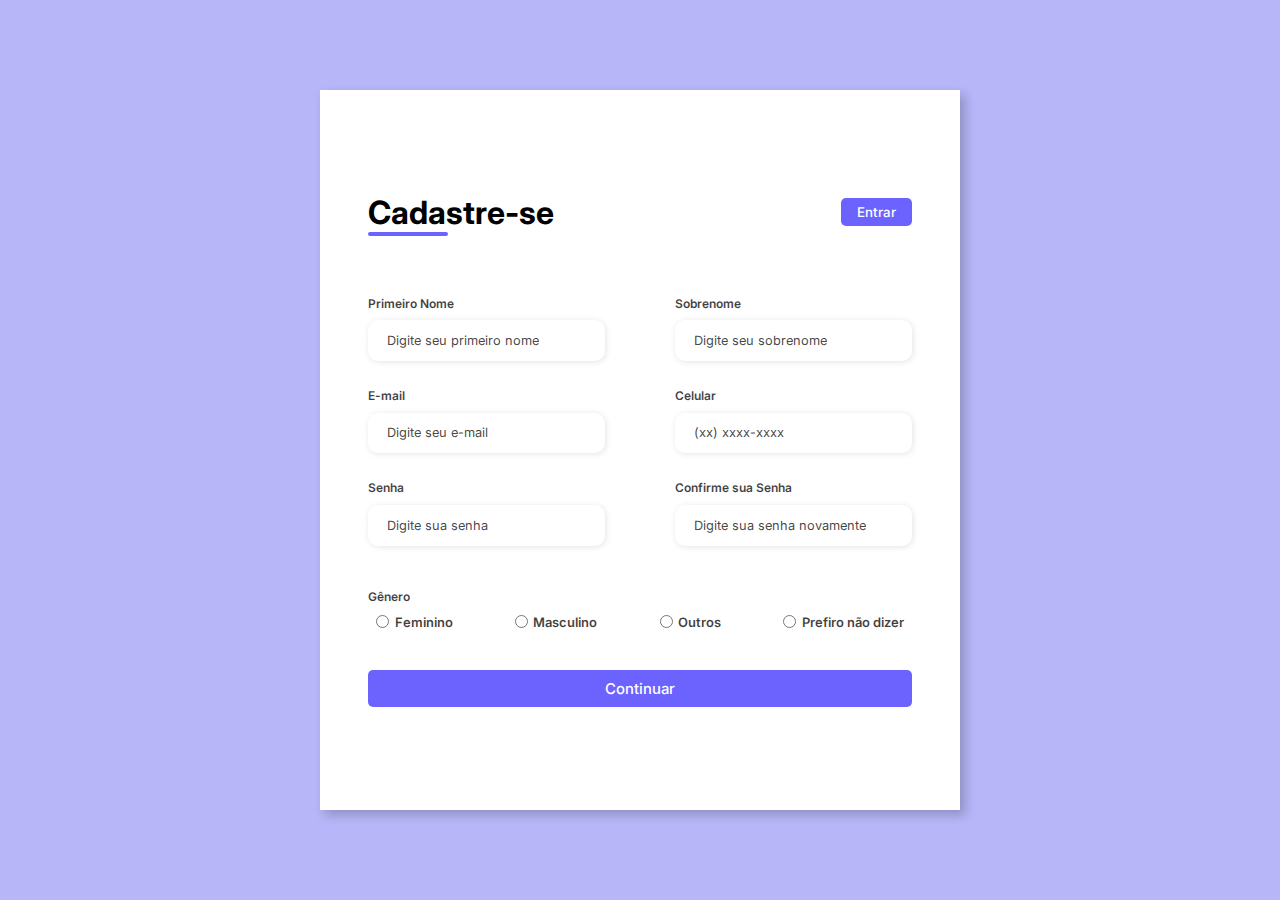
<file: Login form (Curso)/index.html>
<!DOCTYPE html>
<html lang="pt-br">

<head>
    <meta charset="UTF-8">
    <meta http-equiv="X-UA-Compatible" content="IE=edge">
    <meta name="viewport" content="width=device-width, initial-scale=1.0">
    <link rel="stylesheet" href="style.css">
    <title>Formulário</title>
</head>

<body>
    <div class="container">
        <div class="form-image">
            <img src="image.svg" alt="">
        </div>
        <div class="form">
            <form action="#">
                <div class="form-header">
                    <div class="title">
                        <h1>Cadastre-se</h1>
                    </div>
                    <div class="login-button">
                        <button><a href="#">Entrar</a></button>
                    </div>
                </div>

                <div class="input-group">
                    <div class="input-box">
                        <label for="firstname">Primeiro Nome</label>
                        <input id="firstname" type="text" name="firstname" placeholder="Digite seu primeiro nome" required>
                    </div>

                    <div class="input-box">
                        <label for="lastname">Sobrenome</label>
                        <input id="lastname" type="text" name="lastname" placeholder="Digite seu sobrenome" required>
                    </div>
                    <div class="input-box">
                        <label for="email">E-mail</label>
                        <input id="email" type="email" name="email" placeholder="Digite seu e-mail" required>
                    </div>

                    <div class="input-box">
                        <label for="number">Celular</label>
                        <input id="number" type="tel" name="number" placeholder="(xx) xxxx-xxxx" required>
                    </div>

                    <div class="input-box">
                        <label for="password">Senha</label>
                        <input id="password" type="password" name="password" placeholder="Digite sua senha" required>
                    </div>


                    <div class="input-box">
                        <label for="confirmPassword">Confirme sua Senha</label>
                        <input id="confirmPassword" type="password" name="confirmPassword" placeholder="Digite sua senha novamente" required>
                    </div>

                </div>

                <div class="gender-inputs">
                    <div class="gender-title">
                        <h6>Gênero</h6>
                    </div>

                    <div class="gender-group">
                        <div class="gender-input">
                            <input id="female" type="radio" name="gender">
                            <label for="female">Feminino</label>
                        </div>

                        <div class="gender-input">
                            <input id="male" type="radio" name="gender">
                            <label for="male">Masculino</label>
                        </div>

                        <div class="gender-input">
                            <input id="others" type="radio" name="gender">
                            <label for="others">Outros</label>
                        </div>

                        <div class="gender-input">
                            <input id="none" type="radio" name="gender">
                            <label for="none">Prefiro não dizer</label>
                        </div>
                    </div>
                </div>

                <div class="continue-button">
                    <button><a href="#">Continuar</a> </button>
                </div>
            </form>
        </div>
    </div>
</body>

</html>
</file>
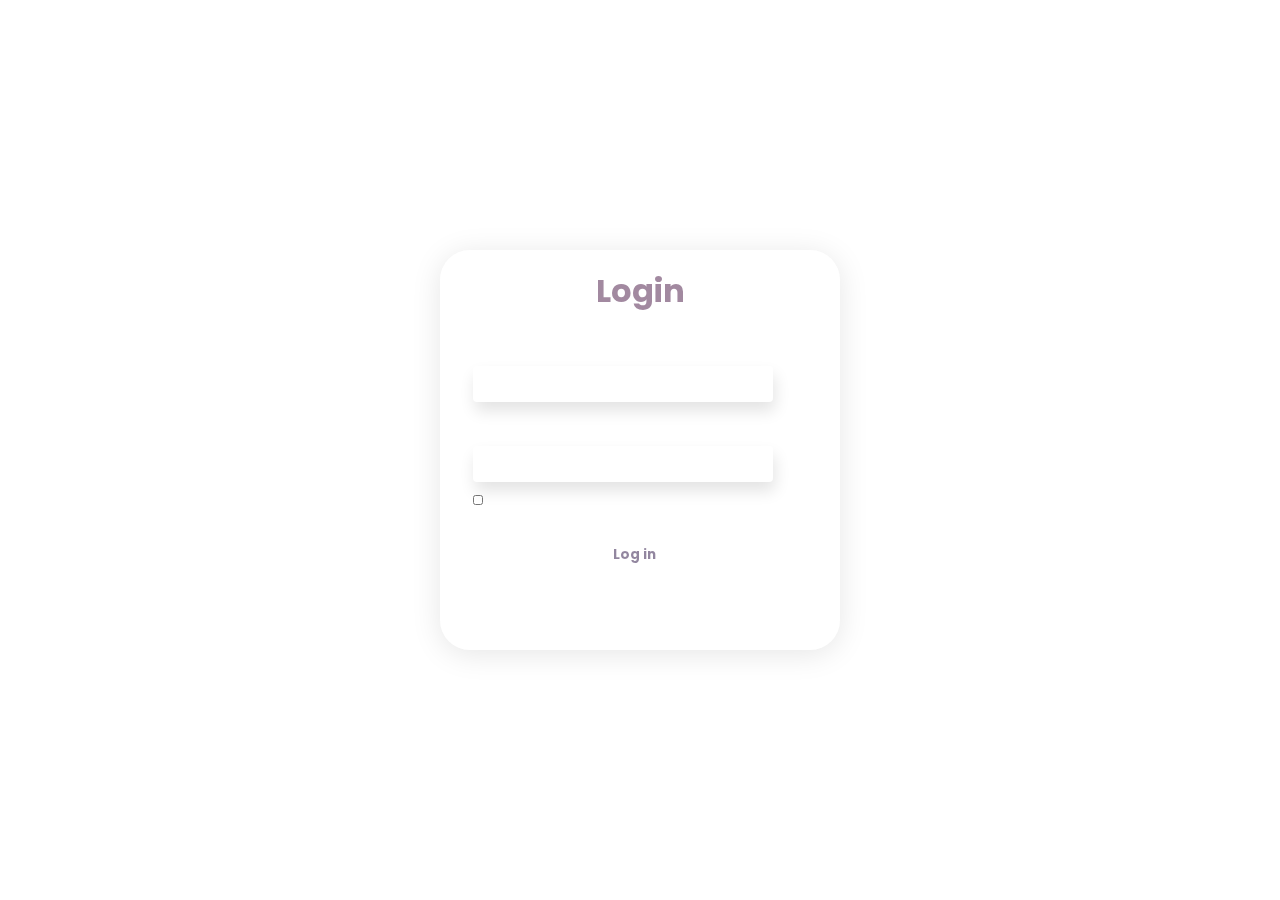
<file: Login form/index.html>
<!DOCTYPE html>
<html lang="en">

<head>
    <meta charset="UTF-8">
    <meta name="viewport" content="width=device-width, initial-scale=1.0">
    <link rel="stylesheet" href="style.css">
    <!-- Bootstrap Icons -->
    <link rel="stylesheet" href="https://cdn.jsdelivr.net/npm/bootstrap-icons/font/bootstrap-icons.css">
    <title>Login form</title>
</head>

<body>
    <div class="container">

        <div class="header">
            <div class="title">
                <h1> Login </h1>
            </div>
        </div>

        <div class="form">
            <form action="#">

                <div class="input-group">

                    <div class="input-box">
                        <label for="email"> Email </label><br>
                        <input id="email" type="email" name="email" required>
                        <i id="carta" class="bi bi-envelope"></i>
                    </div>

                    <div class="input-box">
                        <label for="email"> Password </label><br>
                        <input id="password" type="password" name="password" required>
                        <i id="cadeado" class="bi bi-lock"></i>
                    </div>

                    <div class="lembra">
                        <div class="remember">
                            <input id="check" type="checkbox" name="check" required>
                            <label for="check"> Remember Me</label>
                        </div>
                        <div class="forget-password">
                            <p><a href="#"></a> <strong>Forget Password</strong></p>
                        </div>
                    </div>

                    <div class="login-btn">
                        <button> Log in</button>
                    </div>

                    <div class="msg0">
                        <div class="msg1">
                            <p>Don't have a account</p>
                        </div>
                        <div class="msg2">
                            <p <a href="register.html"></a><strong> Register </strong></p>
                        </div>
                    </div>
                </div>

            </form>
        </div>

    </div>
</body>

</html>
</file>
<file: Login form (Curso)/style.css>
@import url('https://fonts.googleapis.com/css2?family=Inter:wght@200;300;400;500&family=Open+Sans:wght@300;400;500;600&display=swap');
* {
    padding: 0;
    margin: 0;
    box-sizing: border-box;
    font-family: 'Inter', sans-serif;
}

body {
    width: 100%;
    height: 100vh;
    display: flex;
    justify-content: center;
    align-items: center;
    background: #0c0ce94d;
}

.container {
    width: 80%;
    height: 80vh;
    display: flex;
    box-shadow: 5px 5px 10px rgba(0, 0, 0, 0.212);
}

.form-image {
    width: 50%;
    display: flex;
    justify-content: center;
    align-items: center;
    background-color: #2f2a33d7;
    padding: 1rem;
}

.form-image img {
    width: 31rem;
}

.form {
    width: 50%;
    display: flex;
    flex-direction: column;
    justify-content: center;
    align-items: center;
    background-color: #fff;
    padding: 3rem;
}

.form-header {
    margin-bottom: 3rem;
    display: flex;
    justify-content: space-between;
}

.login-button {
    display: flex;
    align-items: center;
}

.login-button button {
    border: none;
    background-color: #6c63ff;
    padding: 0.4rem 1rem;
    border-radius: 5px;
    cursor: pointer;
}

.login-button button:hover {
    background-color: #6b63fff1;
}

.login-button button a {
    text-decoration: none;
    font-weight: 500;
    color: #fff;
}

.form-header h1::after {
    content: '';
    display: block;
    width: 5rem;
    height: 0.3rem;
    background-color: #6c63ff;
    margin: 0 auto;
    position: absolute;
    border-radius: 10px;
}

.input-group {
    display: flex;
    flex-wrap: wrap;
    justify-content: space-between;
    padding: 1rem 0;
}

.input-box {
    display: flex;
    flex-direction: column;
    margin-bottom: 1.1rem;
}

.input-box input {
    margin: 0.6rem 0;
    padding: 0.8rem 1.2rem;
    border: none;
    border-radius: 10px;
    box-shadow: 1px 1px 6px #0000001c;
    font-size: 0.8rem;
}

.input-box input:hover {
    background-color: #eeeeee75;
}

.input-box input:focus-visible {
    outline: 1px solid #6c63ff;
}

.input-box label,
.gender-title h6 {
    font-size: 0.75rem;
    font-weight: 600;
    color: #000000c0;
}

.input-box input::placeholder {
    color: #000000be;
}

.gender-group {
    display: flex;
    justify-content: space-between;
    margin-top: 0.62rem;
    padding: 0 .5rem;
}

.gender-input {
    display: flex;
    align-items: center;
}

.gender-input input {
    margin-right: 0.35rem;
}

.gender-input label {
    font-size: 0.81rem;
    font-weight: 600;
    color: #000000c0;
}

.continue-button button {
    width: 100%;
    margin-top: 2.5rem;
    border: none;
    background-color: #6c63ff;
    padding: 0.62rem;
    border-radius: 5px;
    cursor: pointer;
}

.continue-button button:hover {
    background-color: #6b63fff1;
}

.continue-button button a {
    text-decoration: none;
    font-size: 0.93rem;
    font-weight: 500;
    color: #fff;
}

@media screen and (max-width: 1330px) {
    .form-image {
        display: none;
    }
    .container {
        width: 50%;
    }
    .form {
        width: 100%;
    }
}

@media screen and (max-width: 1064px) {
    .container {
        width: 90%;
        height: auto;
    }
    .input-group {
        flex-direction: column;
        z-index: 5;
        padding-right: 5rem;
        max-height: 10rem;
        overflow-y: scroll;
        flex-wrap: nowrap;
    }
    .gender-inputs {
        margin-top: 2rem;
    }
    .gender-group {
        flex-direction: column;
    }
    .gender-title h6 {
        margin: 0;
    }
    .gender-input {
        margin-top: 0.5rem;
    }
}
</file>
<file: Login form/style.css>
@import url('https://fonts.googleapis.com/css2?family=Inter:ital,opsz,wght@0,14..32,100..900;1,14..32,100..900&family=Montserrat:ital,wght@0,100..900;1,100..900&family=Poppins:ital,wght@0,100;0,200;0,300;0,400;0,500;0,600;0,700;0,800;0,900;1,100;1,200;1,300;1,400;1,500;1,600;1,700;1,800;1,900&display=swap');

* {
    font-family: 'Poppins', sans-serif;
    padding: 0;
    margin: 0;
    box-sizing: border-box;
}


body {
    display: flex;
    align-items: center;
    justify-content: center;
    min-height: 100vh;
    background-image: url(https://user-images.githubusercontent.com/13468728/233847739-219cb494-c265-4554-820a-bd3424c59065.jpg);
    background-repeat: no-repeat;
    background-position: center;
    background-size: cover;
}

.container {
    height: 400px;
    width: 25rem;
    padding: 1rem;
    align-items: center;
    justify-content: center;
    background-color: rgba(255, 255, 255, 0.089);
    backdrop-filter: blur(20px);
    border-radius: 30px;
    border: 1.5px solid rgba(255, 255, 255, 0.3);
    box-shadow: 0 4px 30px rgba(0, 0, 0, 0.1);
}


.header {
    justify-content: center;
    align-items: center;
    display: flex;
}

.title {
    color: rgb(255, 255, 255);
    margin-top: 0;
}

.title h1 {
    font-weight: bold;
    color: #50214c88;
}

.form {
    display: flex;
    align-items: center;
    justify-content: left;
    padding: 1rem;
}



.input-box input {
    margin: 0.6rem 0;
    margin-right: 9px;
    padding: 0.5rem 1.2rem;
    border: none;
    width: 300px;
    border-radius: 4px;
    background-color: rgba(255, 200, 200, 0);
    backdrop-filter: blur(20px);
    box-shadow: 2px 9px 16px #0000001c;
    outline: none;
}

.input-box label {
    color: white;
}

.input-box #cadeado {
    color: white;
    font-size: larger;
}

.input-box #carta {
    color: white;
    font-size: larger;
}

.lembra {
    display: flex;
    flex-direction: row;
    justify-content: space-between;
    width: 100%;
    font-size: smaller;
    gap: 10px;
}

.remember {
    color: white;

}

.forget-password {
    color: white;
    cursor: pointer;
}

.forget-password:hover {
    color: rgb(249, 240, 255);
}

.remember input[type="checkbox"] {
    accent-color: #50214c88;
    width: 10px;
    height: 10px;
    cursor: pointer;
}

.login-btn {
    display: flex;
    align-items: center;
    justify-content: center;
    padding: 1rem;
}

.login-btn button {
    cursor: pointer;
    outline: none;
    text-decoration: none;
    margin: 0.6rem 0;
    margin-right: 9px;
    padding: 0.5rem 1.2rem;
    border: none;
    width: 290px;
    border-radius: 20px;
    background: white;
    color: rgba(53, 31, 78, 0.541);
    font-weight: bold;

}

.login-btn button:hover {
   background-color: #5c4f8c4f;
}


.msg0 {
    display: flex;
    flex-direction: row;
    justify-content: center;
    align-items: center;
    width: 100%;
    font-size: smaller;
    color: white ;
}

.msg1 {
    padding-right: 0.5rem;
}

.msg2 {
    cursor: pointer;
}
.msg2:hover {
    color: rgb(249, 240, 255);
}
</file>
